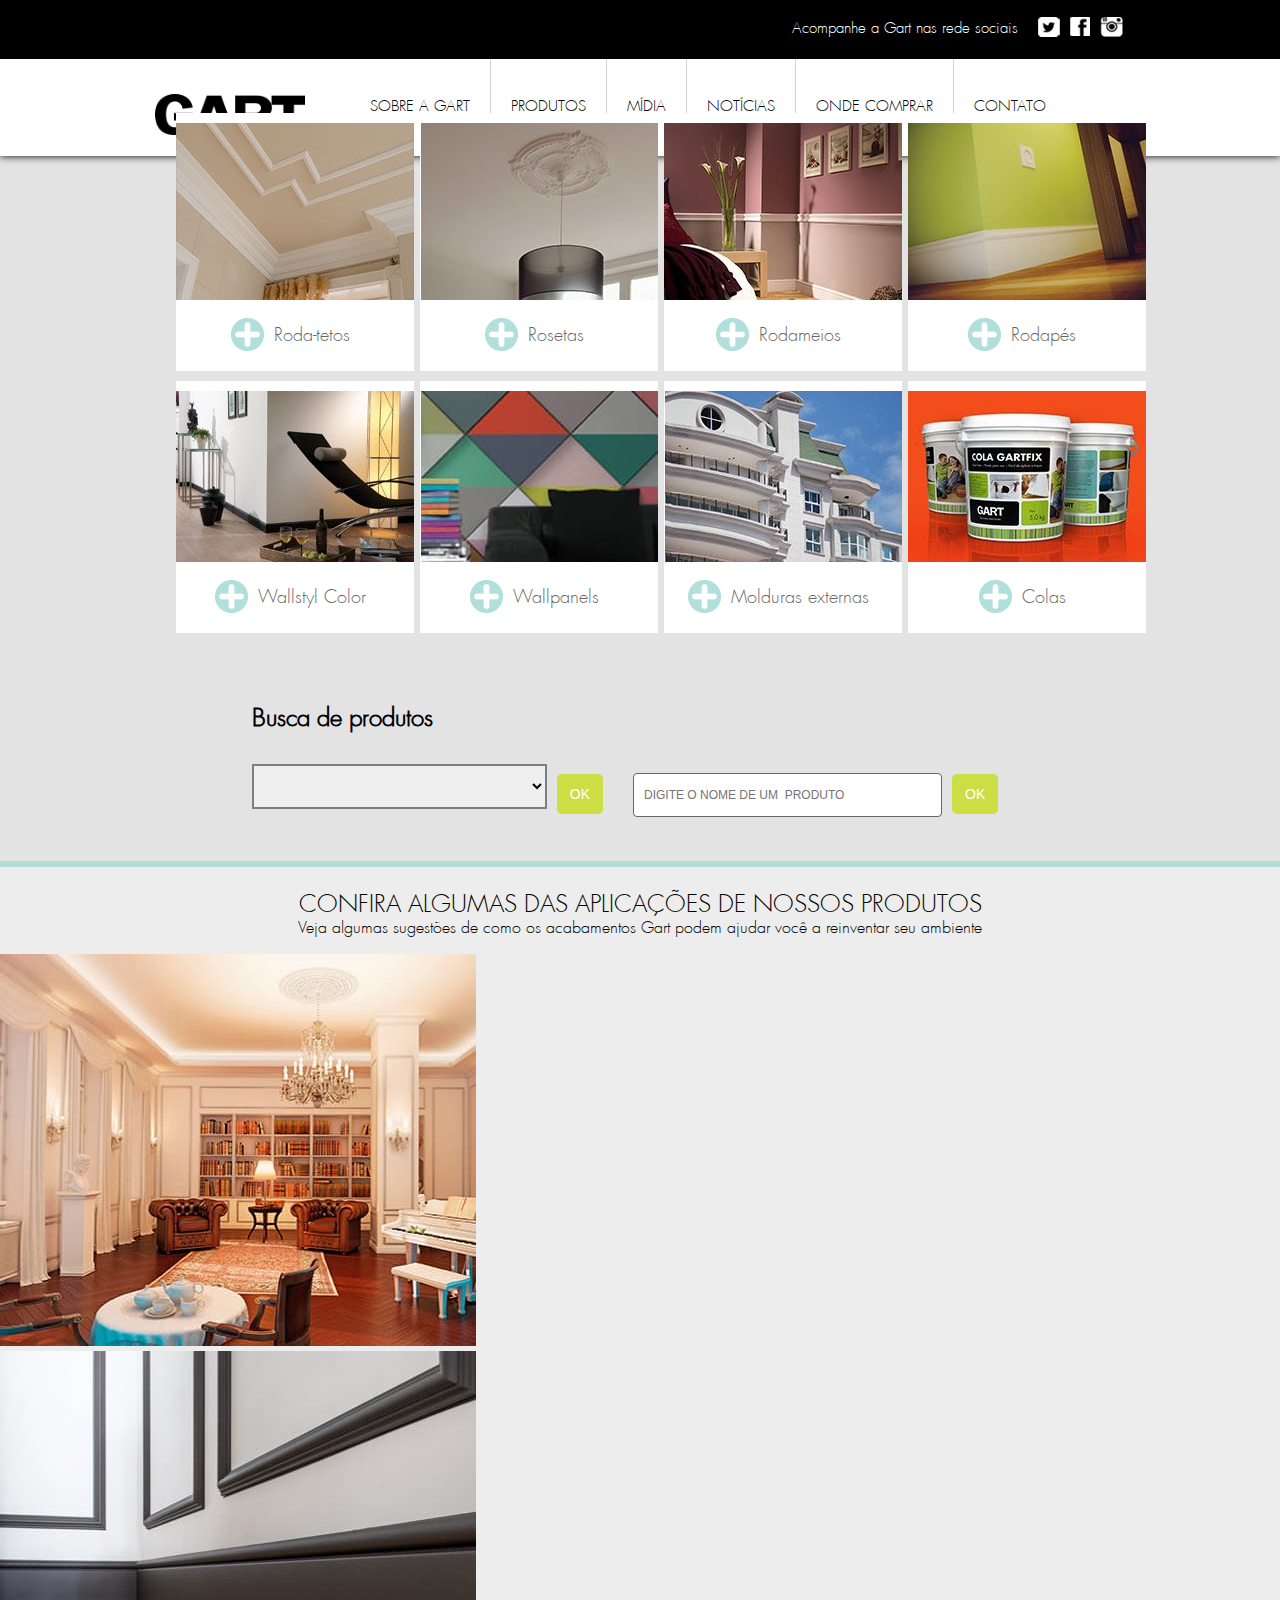
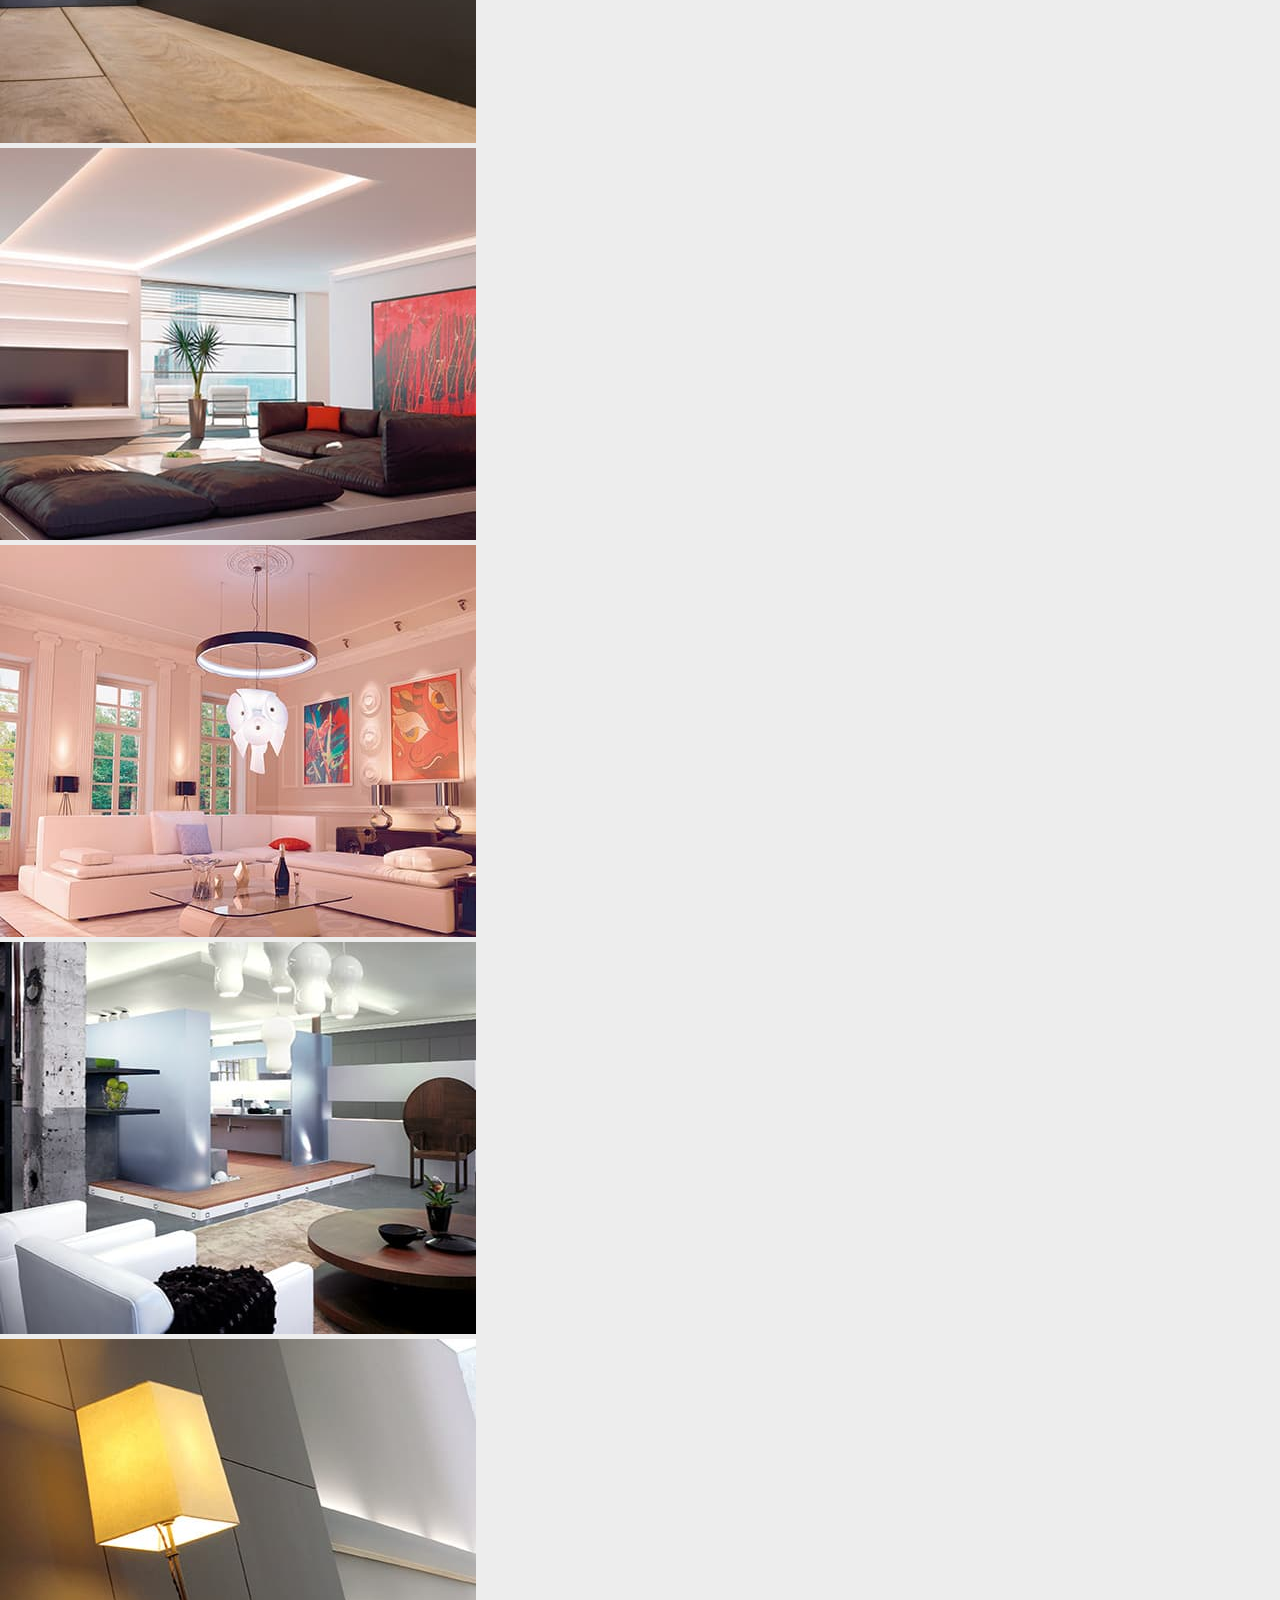
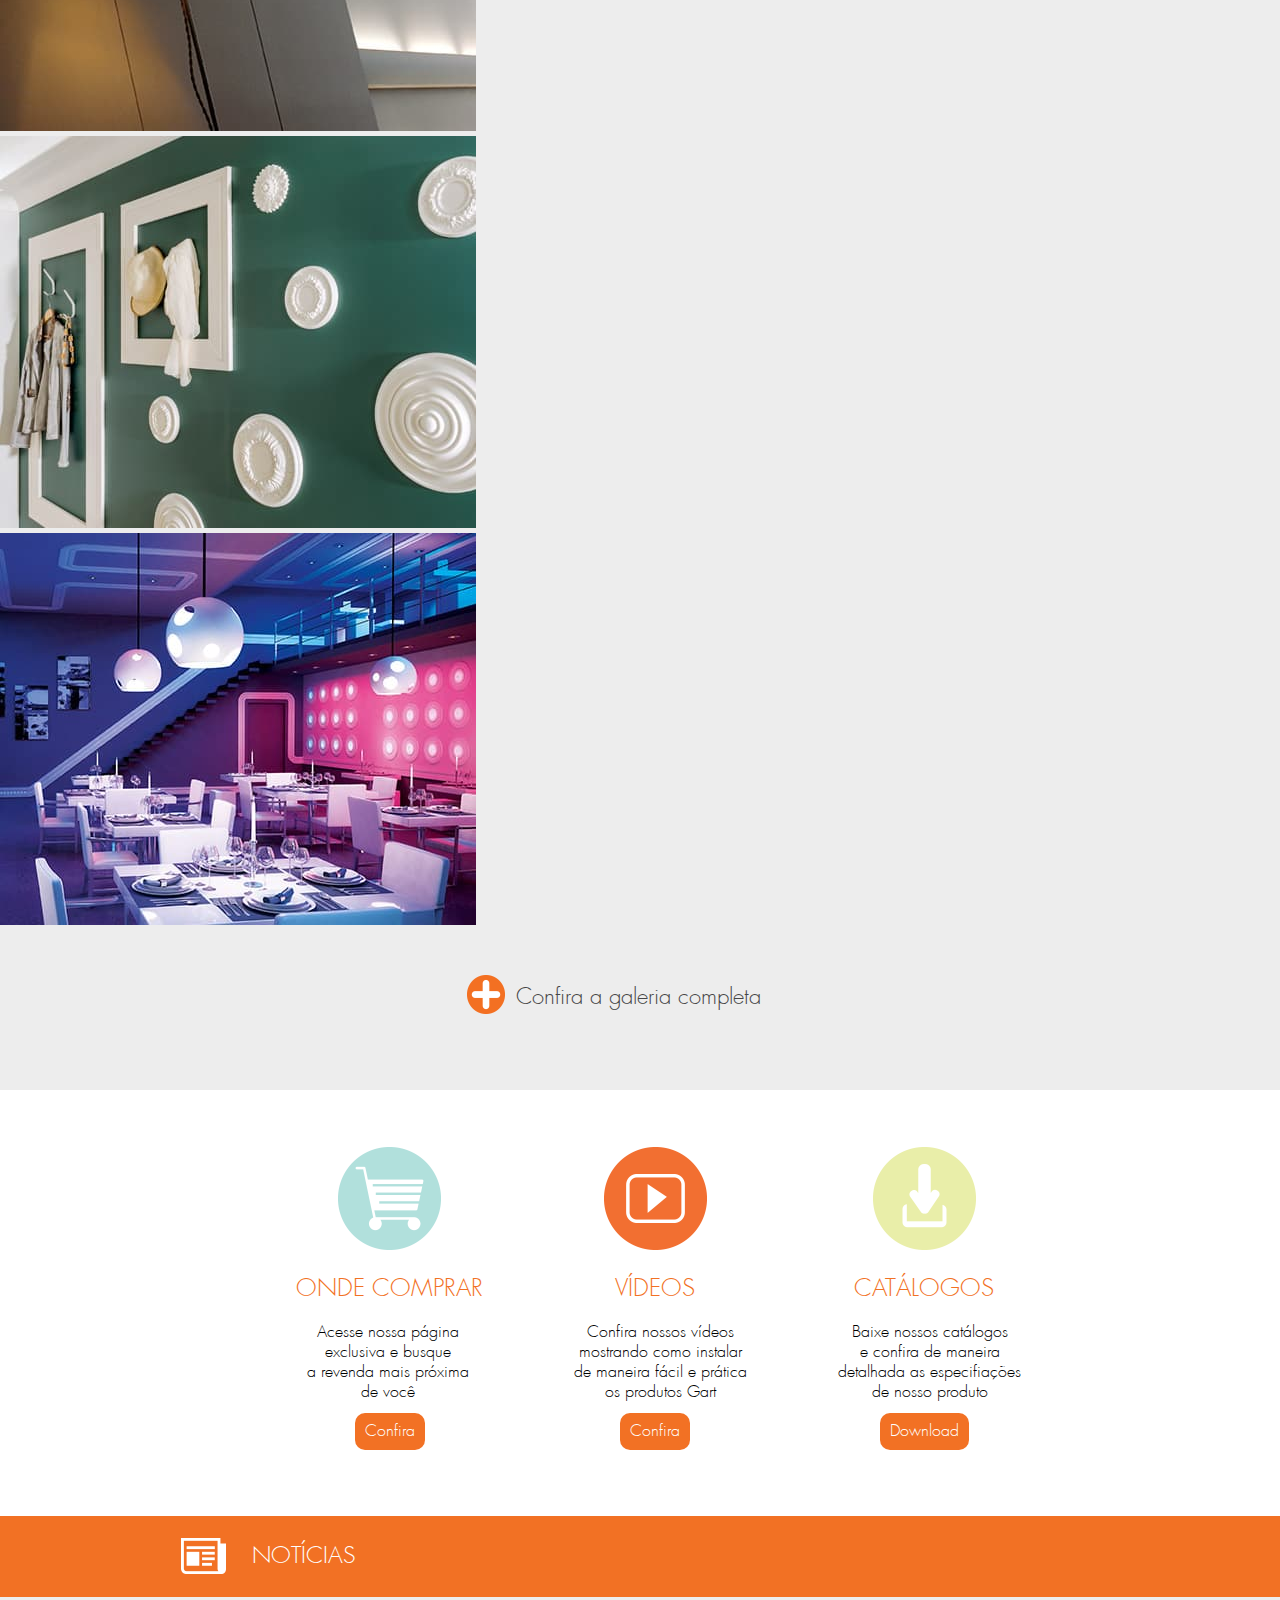
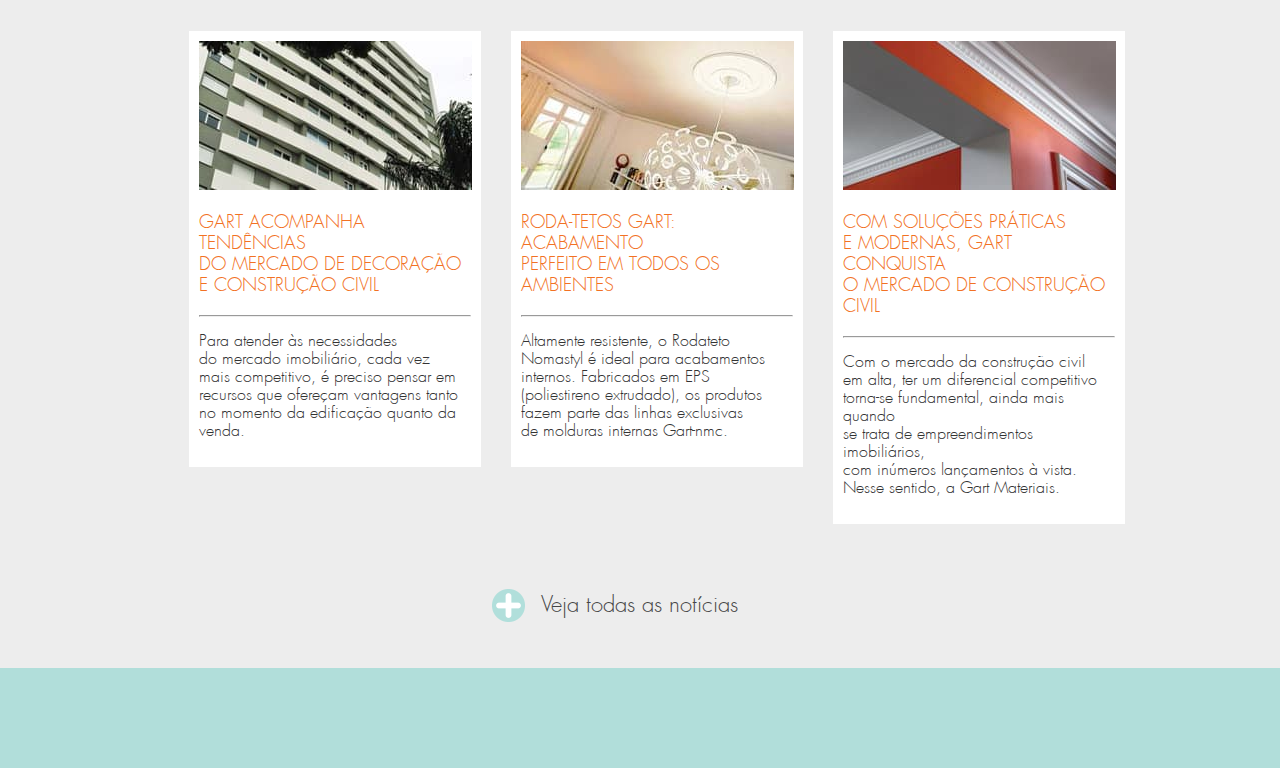
<file: index.html>
<!doctype html>
<html>
<head>
<meta charset="UTF-8">
<title>Untitled Document</title>
<link href="style.css" rel="stylesheet" type="text/css">
</head>

<body>
<header> 
  
  <!--top menus-->
  <div id="top_menu">
    <div class="container">
      <ul id="social_list">
        <li><img src="img/icon_twitter.png" alt="twitter"></li>
        <li><img src="img/icon_facebook.png" alt="Facebook"></li>
        <li><img src="img/icon_instagram.png" alt="instagram"></li>
      </ul>
      <div class="label_social">Acompanhe a Gart nas rede sociais </div>
    </div>
  </div>
  <!-- Main menu -->
  <div id="main_menu">
    <div class="container"> <img class="logo" src="img/logo_gart.png" width="150px;" alt="logo Gart Acabamentos">
      <ul>
        <li><a href="">Sobre a GART</a></li>
        <li><a href="">Produtos</a></li>
        <li><a href="">mídia</a></li>
        <li><a href="">Notícias</a></li>
        <li><a href="">Onde comprar</a></li>
        <li class="last_menu"><a href="" >Contato</a></li>
      </ul>
    </div>
  </div>
</header>

<!-- Slideshow -->
<div id="slideshow"> </div>

<!-- Lista de categoria de produtos -->
<section id="dest_prod">
  <ul class="list_prod_det">
    <li> <a href=""> <img src="img/dest_prod_roda-teto.jpg" alt="Roda-tetos" />
      <h2><img src="img/icon_more.png" class="more"><span class="label_prod">Roda-tetos</span></h2>
      </a> </li>
    <li> <a href=""> <img src="img/dest_prod_roseta.jpg" alt="Rosetas" />
      <h2><img src="img/icon_more.png" class="more"><span class="label_prod">Rosetas</span></h2>
      </a> </li>
    <li> <a href=""> <img src="img/dest_prod_rodameios.jpg" alt="Rodameios" />
      <h2><img src="img/icon_more.png" class="more"><span class="label_prod">Rodameios</span></h2>
      </a> </li>
    <li> <a href=""> <img src="img/dest_prod_rodape.jpg" alt="Roda-tetos" />
      <h2><img src="img/icon_more.png" class="more"><span class="label_prod">Rodapés</span></h2>
      </a> </li>
    <li> <a href=""> <img  src="img/dest_prod_wallstyl.jpg" alt="Wallstyl Color" />
      <h2><img src="img/icon_more.png" class="more"><span class="label_prod">Wallstyl Color</span></h2>
      </a> </li>
    <li> <a href=""> <img src="img/dest_prod_wallpanells.jpg" alt="Roda-tetos" />
      <h2><img src="img/icon_more.png" class="more"><span class="label_prod">Wallpanels</span></h2>
      </a> </li>
    <li> <a href=""> <img src="img/dest_prod_molduras_externas.jpg" alt="Roda-tetos" />
      <h2><img src="img/icon_more.png" class="more"><span class="label_prod">Molduras externas</span></h2>
      </a> </li>
    <li> <a href=""> <img src="img/dest_prod_colas.jpg" alt="Colas" />
      <h2><img src="img/icon_more.png" class="more"><span class="label_prod">Colas</span></h2>
      </a> </li>
  </ul>
  <div id="search_box">
    <h2>Busca de produtos</h2>
    <form name="serch_prod" class="form_search">
      <select class="select_prod">
        <option value="">ESCOLHA UMA CATEGORIA DE PRODUTO</option>
        <option value="">Roda-tetos</option>
        <option value="">Rosetas</option>
        <option value="">Rodameios</option>
        <option value="">Rodapés</option>
      </select>
      <input type="submit" value="OK" class="ok_form">
    </form>
    <form name="serch_prod" class="form_search">
      <input type="text" placeholder="DIGITE O NOME DE UM  PRODUTO" size="40"/>
      <input type="submit" value="OK" class="ok_form">
    </form>
  </div>
</section>

<!-- Galeria de imagens -->
<section id="gallery">
  <div class="container">
    <h2>CONFIRA ALGUMAS DAS APLICAÇÕES DE NOSSOS PRODUTOS</h2>
    <p>Veja algumas sugestões de como os acabamentos Gart podem ajudar você a reinventar seu ambiente</p>
  </div>
  <ul class="gallery_home">
    <li><img src="img/foto1.jpg"/></li>
    <li><img src="img/foto2.jpg"/></li>
    <li><img src="img/foto3.jpg"/></li>
    <li><img src="img/foto4.jpg"/></li>
    <li><img src="img/foto5.jpg"/></li>
    <li><img src="img/foto6.jpg"/></li>
    <li><img src="img/foto7.jpg"/></li>
    <li><img src="img/foto8.jpg"/></li>
  </ul>
  <div id="more_galery">Confira a galeria completa</div>
</section>

<!-- Destaques  -->
<section id="destaques">
  <ul id="list_dest">
    <li> <img src="img/onde_comprar.png" alt="onde comprar">
      <h2>ONDE COMPRAR</h2>
      <p>Acesse nossa página<br>
        exclusiva e busque<br>
        a revenda mais próxima <br>
de você</p>
      <span class="call_orange">Confira</span> </li>
    <li> <img src="img/assista_videos.png" alt="Vídeos">
      <h2>VÍDEOS</h2>
      <p>Confira nossos vídeos<br>
        mostrando como instalar<br>
        de maneira fácil e prática<br>
        os produtos Gart</p>
      <span class="call_orange">Confira</span> </li>
    <li> <img src="img/downloads.png" alt="Downloads"/>
      <h2>CATÁLOGOS</h2>
      <p>Baixe nossos catálogos<br>
        e confira de maneira <br>
        detalhada as especifiações <br>
        de nosso produto </p>
      <span class="call_orange">Download</span> </li>
  </ul>
</section>

<!-- Notícias -->
<section id="news">
	<div id="title_news"> <div class="container"><h2>NOTÍCIAS</h2></div></div>
  <ul id="list_news">
    <li class="det_news">
        <img src="img/news1.jpg"/>
		<h3>Gart acompanha tendências <br>
        do mercado de decoração<br>
        e construção civil</h3>
   	    <hr/>
       <p>Para atender às necessidades <br>
       do mercado imobiliário, cada vez<br>
       mais competitivo, é preciso pensar 
       em recursos que ofereçam vantagens
       tanto no momento da edificação 
       quanto da venda.</p>
    </li>
    
        <li class="det_news">
        <img src="img/news2.jpg"/>
		<h3>Roda-tetos Gart: acabamento <br>
        perfeito em todos os ambientes</h3>
   	    <hr/>
        <p>Altamente resistente, o Rodateto <br>
        Nomastyl é ideal para acabamentos <br>
        internos. Fabricados em EPS<br>
        (poliestireno extrudado), os produtos <br>
        fazem parte das linhas exclusivas <br>
        de molduras internas Gart-nmc.</p>
    </li>
            <li class="det_news">
        <img src="img/news3.jpg"/>
		<h3>Com soluções práticas <br>
       e modernas, Gart conquista<br>
       o mercado de construção civil</h3>
   	    <hr/>
        <p>Com o mercado da construção civil<br>
           em alta, ter um diferencial competitivo<br>
           torna-se fundamental, ainda mais quando <br>
           se trata de empreendimentos imobiliários,<br>
           com inúmeros lançamentos à vista. <br>
           Nesse sentido, a Gart Materiais.</p>
    </li>
  </ul>
  
	<div id="more_news">Veja todas as notícias</div>
</section>
	<footer></footer>
</body>
</html>
</file>
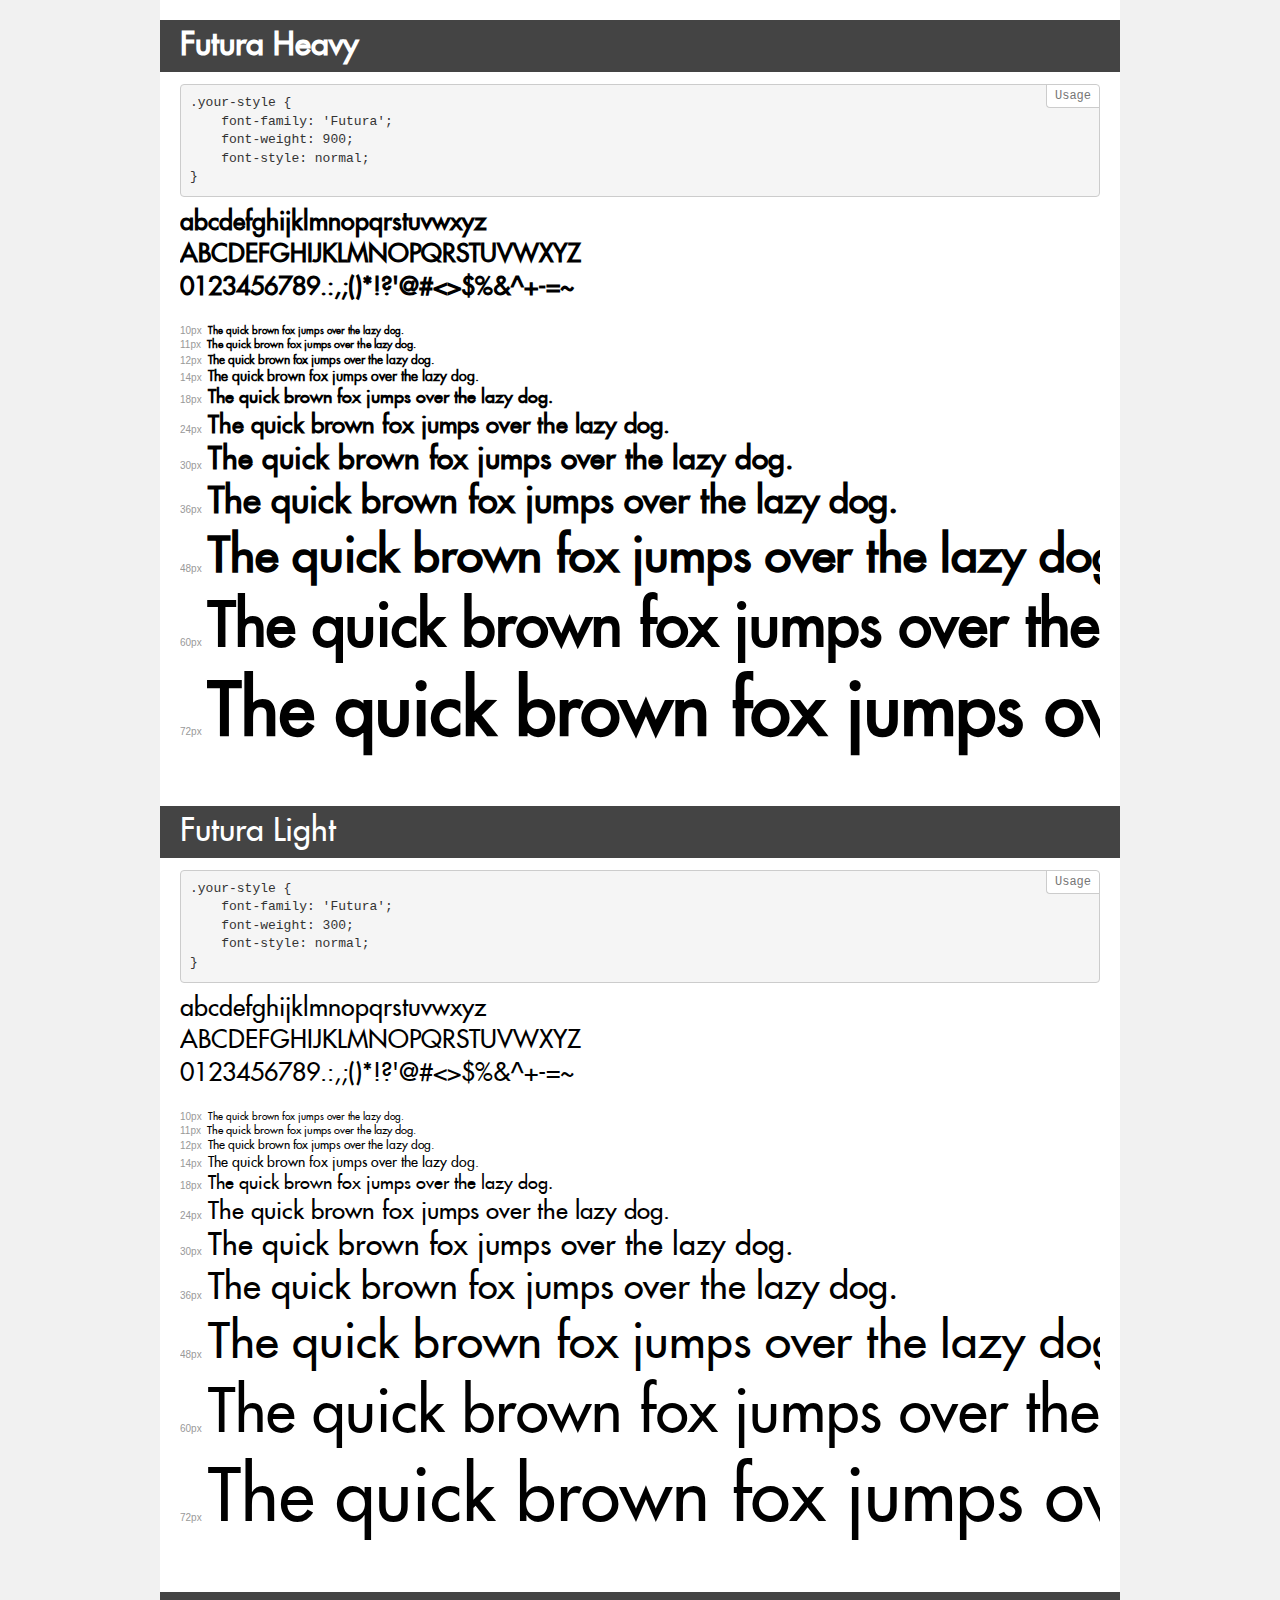
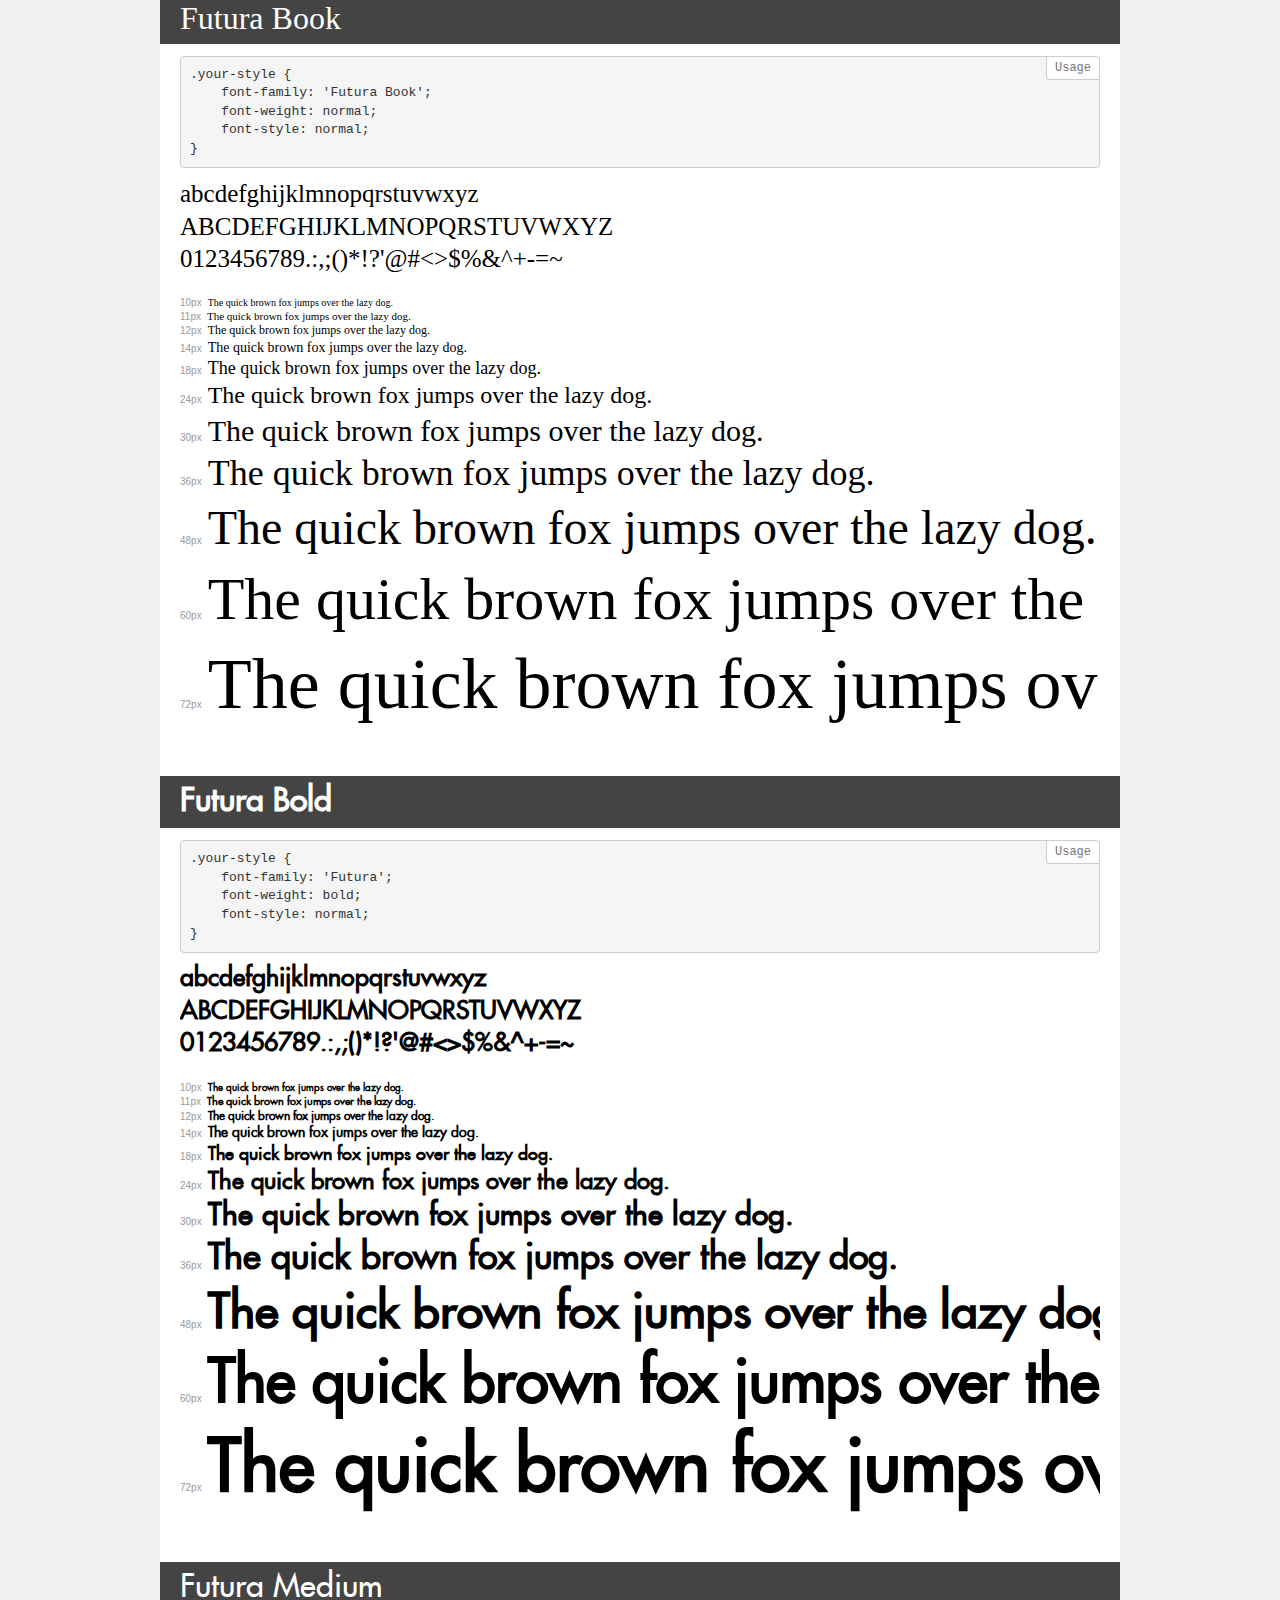
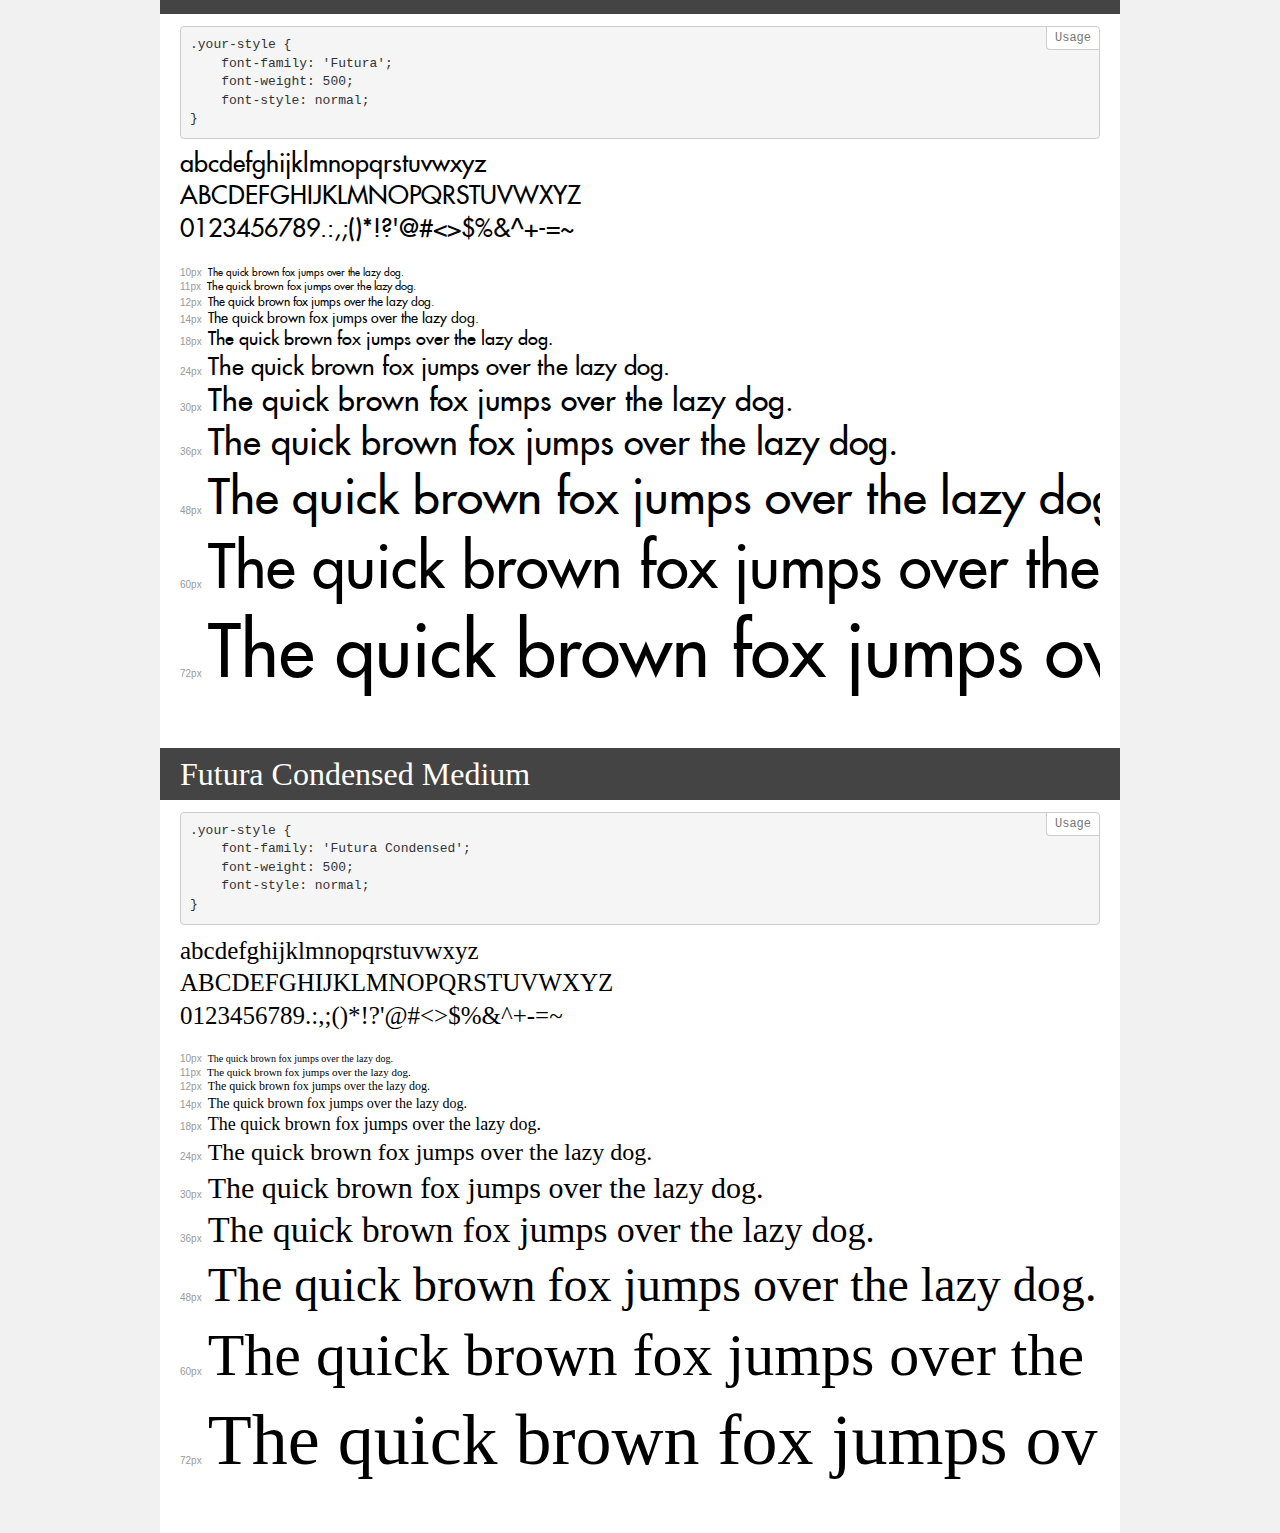
<file: fonts/demo.html>
<!DOCTYPE html>
<html>
<head>
    <meta charset="utf-8">
    <meta http-equiv="X-UA-Compatible" content="IE=edge">
    <meta name="viewport" content="width=device-width, initial-scale=1">
    <meta name="robots" content="noindex, noarchive">
    <title>Transfonter demo</title>
    <link href="stylesheet.css" rel="stylesheet">
    <style>
        /*
        http://meyerweb.com/eric/tools/css/reset/
        v2.0 | 20110126
        License: none (public domain)
        */
        html, body, div, span, applet, object, iframe,
        h1, h2, h3, h4, h5, h6, p, blockquote, pre,
        a, abbr, acronym, address, big, cite, code,
        del, dfn, em, img, ins, kbd, q, s, samp,
        small, strike, strong, sub, sup, tt, var,
        b, u, i, center,
        dl, dt, dd, ol, ul, li,
        fieldset, form, label, legend,
        table, caption, tbody, tfoot, thead, tr, th, td,
        article, aside, canvas, details, embed,
        figure, figcaption, footer, header, hgroup,
        menu, nav, output, ruby, section, summary,
        time, mark, audio, video {
            margin: 0;
            padding: 0;
            border: 0;
            font-size: 100%;
            font: inherit;
            vertical-align: baseline;
        }
        /* HTML5 display-role reset for older browsers */
        article, aside, details, figcaption, figure,
        footer, header, hgroup, menu, nav, section {
            display: block;
        }
        body {
            line-height: 1;
        }
        ol, ul {
            list-style: none;
        }
        blockquote, q {
            quotes: none;
        }
        blockquote:before, blockquote:after,
        q:before, q:after {
            content: '';
            content: none;
        }
        table {
            border-collapse: collapse;
            border-spacing: 0;
        }
        /* common styles */
        body {
            background: #f1f1f1;
            color: #000;
        }
        .page {
            background: #fff;
            width: 920px;
            margin: 0 auto;
            padding: 20px 20px 0 20px;
            overflow: hidden;
        }
        .font-container {
            overflow-x: auto;
            overflow-y: hidden;
            margin-bottom: 40px;
            line-height: 1.3;
            white-space: nowrap;
            padding-bottom: 5px;
        }
        h1 {
            position: relative;
            background: #444;
            font-size: 32px;
            color: #fff;
            padding: 10px 20px;
            margin: 0 -20px 12px -20px;
        }
        .letters {
            font-size: 25px;
            margin-bottom: 20px;
        }
        .s10:before {
            content: '10px';
        }
        .s11:before {
            content: '11px';
        }
        .s12:before {
            content: '12px';
        }
        .s14:before {
            content: '14px';
        }
        .s18:before {
            content: '18px';
        }
        .s24:before {
            content: '24px';
        }
        .s30:before {
            content: '30px';
        }
        .s36:before {
            content: '36px';
        }
        .s48:before {
            content: '48px';
        }
        .s60:before {
            content: '60px';
        }
        .s72:before {
            content: '72px';
        }
        .s10:before, .s11:before, .s12:before, .s14:before,
        .s18:before, .s24:before, .s30:before, .s36:before,
        .s48:before, .s60:before, .s72:before {
            font-family: Arial, sans-serif;
            font-size: 10px;
            font-weight: normal;
            font-style: normal;
            color: #999;
            padding-right: 6px;
        }
        pre {
            display: block;
            position: relative;
            padding: 9px;
            margin: 0 0 10px;
            font-family: Monaco, Menlo, Consolas, "Courier New", monospace !important;
            font-size: 13px;
            line-height: 1.428571429;
            color: #333;
            font-weight: normal !important;
            font-style: normal !important;
            background-color: #f5f5f5;
            border: 1px solid #ccc;
            overflow-x: auto;
            border-radius: 4px;
        }
        pre:after {
            display: block;
            position: absolute;
            right: 0;
            top: 0;
            content: 'Usage';
            line-height: 1;
            padding: 5px 8px;
            font-size: 12px;
            color: #767676;
            background-color: #fff;
            border: 1px solid #ccc;
            border-right: none;
            border-top: none;
            border-radius: 0 4px 0 4px;
            z-index: 10;
        }
        /* responsive */
        @media (max-width: 959px) {
            .page {
                width: auto;
                margin: 0;
            }
        }
    </style>
</head>
<body>
<div class="page">
    <div class="demo" style="font-family: 'Futura'; font-weight: 900; font-style: normal;">
        <h1>Futura Heavy</h1>
        <pre>.your-style {
    font-family: 'Futura';
    font-weight: 900;
    font-style: normal;
}</pre>
        <div class="font-container">
            <p class="letters">
                abcdefghijklmnopqrstuvwxyz<br>
ABCDEFGHIJKLMNOPQRSTUVWXYZ<br>
                0123456789.:,;()*!?'@#<>$%&^+-=~
            </p>
            <p class="s10" style="font-size: 10px;">The quick brown fox jumps over the lazy dog.</p>
            <p class="s11" style="font-size: 11px;">The quick brown fox jumps over the lazy dog.</p>
            <p class="s12" style="font-size: 12px;">The quick brown fox jumps over the lazy dog.</p>
            <p class="s14" style="font-size: 14px;">The quick brown fox jumps over the lazy dog.</p>
            <p class="s18" style="font-size: 18px;">The quick brown fox jumps over the lazy dog.</p>
            <p class="s24" style="font-size: 24px;">The quick brown fox jumps over the lazy dog.</p>
            <p class="s30" style="font-size: 30px;">The quick brown fox jumps over the lazy dog.</p>
            <p class="s36" style="font-size: 36px;">The quick brown fox jumps over the lazy dog.</p>
            <p class="s48" style="font-size: 48px;">The quick brown fox jumps over the lazy dog.</p>
            <p class="s60" style="font-size: 60px;">The quick brown fox jumps over the lazy dog.</p>
            <p class="s72" style="font-size: 72px;">The quick brown fox jumps over the lazy dog.</p>
        </div>
    </div>
    <div class="demo" style="font-family: 'Futura'; font-weight: 300; font-style: normal;">
        <h1>Futura Light</h1>
        <pre>.your-style {
    font-family: 'Futura';
    font-weight: 300;
    font-style: normal;
}</pre>
        <div class="font-container">
            <p class="letters">
                abcdefghijklmnopqrstuvwxyz<br>
ABCDEFGHIJKLMNOPQRSTUVWXYZ<br>
                0123456789.:,;()*!?'@#<>$%&^+-=~
            </p>
            <p class="s10" style="font-size: 10px;">The quick brown fox jumps over the lazy dog.</p>
            <p class="s11" style="font-size: 11px;">The quick brown fox jumps over the lazy dog.</p>
            <p class="s12" style="font-size: 12px;">The quick brown fox jumps over the lazy dog.</p>
            <p class="s14" style="font-size: 14px;">The quick brown fox jumps over the lazy dog.</p>
            <p class="s18" style="font-size: 18px;">The quick brown fox jumps over the lazy dog.</p>
            <p class="s24" style="font-size: 24px;">The quick brown fox jumps over the lazy dog.</p>
            <p class="s30" style="font-size: 30px;">The quick brown fox jumps over the lazy dog.</p>
            <p class="s36" style="font-size: 36px;">The quick brown fox jumps over the lazy dog.</p>
            <p class="s48" style="font-size: 48px;">The quick brown fox jumps over the lazy dog.</p>
            <p class="s60" style="font-size: 60px;">The quick brown fox jumps over the lazy dog.</p>
            <p class="s72" style="font-size: 72px;">The quick brown fox jumps over the lazy dog.</p>
        </div>
    </div>
    <div class="demo" style="font-family: 'Futura Book'; font-weight: normal; font-style: normal;">
        <h1>Futura Book</h1>
        <pre>.your-style {
    font-family: 'Futura Book';
    font-weight: normal;
    font-style: normal;
}</pre>
        <div class="font-container">
            <p class="letters">
                abcdefghijklmnopqrstuvwxyz<br>
ABCDEFGHIJKLMNOPQRSTUVWXYZ<br>
                0123456789.:,;()*!?'@#<>$%&^+-=~
            </p>
            <p class="s10" style="font-size: 10px;">The quick brown fox jumps over the lazy dog.</p>
            <p class="s11" style="font-size: 11px;">The quick brown fox jumps over the lazy dog.</p>
            <p class="s12" style="font-size: 12px;">The quick brown fox jumps over the lazy dog.</p>
            <p class="s14" style="font-size: 14px;">The quick brown fox jumps over the lazy dog.</p>
            <p class="s18" style="font-size: 18px;">The quick brown fox jumps over the lazy dog.</p>
            <p class="s24" style="font-size: 24px;">The quick brown fox jumps over the lazy dog.</p>
            <p class="s30" style="font-size: 30px;">The quick brown fox jumps over the lazy dog.</p>
            <p class="s36" style="font-size: 36px;">The quick brown fox jumps over the lazy dog.</p>
            <p class="s48" style="font-size: 48px;">The quick brown fox jumps over the lazy dog.</p>
            <p class="s60" style="font-size: 60px;">The quick brown fox jumps over the lazy dog.</p>
            <p class="s72" style="font-size: 72px;">The quick brown fox jumps over the lazy dog.</p>
        </div>
    </div>
    <div class="demo" style="font-family: 'Futura'; font-weight: bold; font-style: normal;">
        <h1>Futura Bold</h1>
        <pre>.your-style {
    font-family: 'Futura';
    font-weight: bold;
    font-style: normal;
}</pre>
        <div class="font-container">
            <p class="letters">
                abcdefghijklmnopqrstuvwxyz<br>
ABCDEFGHIJKLMNOPQRSTUVWXYZ<br>
                0123456789.:,;()*!?'@#<>$%&^+-=~
            </p>
            <p class="s10" style="font-size: 10px;">The quick brown fox jumps over the lazy dog.</p>
            <p class="s11" style="font-size: 11px;">The quick brown fox jumps over the lazy dog.</p>
            <p class="s12" style="font-size: 12px;">The quick brown fox jumps over the lazy dog.</p>
            <p class="s14" style="font-size: 14px;">The quick brown fox jumps over the lazy dog.</p>
            <p class="s18" style="font-size: 18px;">The quick brown fox jumps over the lazy dog.</p>
            <p class="s24" style="font-size: 24px;">The quick brown fox jumps over the lazy dog.</p>
            <p class="s30" style="font-size: 30px;">The quick brown fox jumps over the lazy dog.</p>
            <p class="s36" style="font-size: 36px;">The quick brown fox jumps over the lazy dog.</p>
            <p class="s48" style="font-size: 48px;">The quick brown fox jumps over the lazy dog.</p>
            <p class="s60" style="font-size: 60px;">The quick brown fox jumps over the lazy dog.</p>
            <p class="s72" style="font-size: 72px;">The quick brown fox jumps over the lazy dog.</p>
        </div>
    </div>
    <div class="demo" style="font-family: 'Futura'; font-weight: 500; font-style: normal;">
        <h1>Futura Medium</h1>
        <pre>.your-style {
    font-family: 'Futura';
    font-weight: 500;
    font-style: normal;
}</pre>
        <div class="font-container">
            <p class="letters">
                abcdefghijklmnopqrstuvwxyz<br>
ABCDEFGHIJKLMNOPQRSTUVWXYZ<br>
                0123456789.:,;()*!?'@#<>$%&^+-=~
            </p>
            <p class="s10" style="font-size: 10px;">The quick brown fox jumps over the lazy dog.</p>
            <p class="s11" style="font-size: 11px;">The quick brown fox jumps over the lazy dog.</p>
            <p class="s12" style="font-size: 12px;">The quick brown fox jumps over the lazy dog.</p>
            <p class="s14" style="font-size: 14px;">The quick brown fox jumps over the lazy dog.</p>
            <p class="s18" style="font-size: 18px;">The quick brown fox jumps over the lazy dog.</p>
            <p class="s24" style="font-size: 24px;">The quick brown fox jumps over the lazy dog.</p>
            <p class="s30" style="font-size: 30px;">The quick brown fox jumps over the lazy dog.</p>
            <p class="s36" style="font-size: 36px;">The quick brown fox jumps over the lazy dog.</p>
            <p class="s48" style="font-size: 48px;">The quick brown fox jumps over the lazy dog.</p>
            <p class="s60" style="font-size: 60px;">The quick brown fox jumps over the lazy dog.</p>
            <p class="s72" style="font-size: 72px;">The quick brown fox jumps over the lazy dog.</p>
        </div>
    </div>
    <div class="demo" style="font-family: 'Futura Condensed'; font-weight: 500; font-style: normal;">
        <h1>Futura Condensed Medium</h1>
        <pre>.your-style {
    font-family: 'Futura Condensed';
    font-weight: 500;
    font-style: normal;
}</pre>
        <div class="font-container">
            <p class="letters">
                abcdefghijklmnopqrstuvwxyz<br>
ABCDEFGHIJKLMNOPQRSTUVWXYZ<br>
                0123456789.:,;()*!?'@#<>$%&^+-=~
            </p>
            <p class="s10" style="font-size: 10px;">The quick brown fox jumps over the lazy dog.</p>
            <p class="s11" style="font-size: 11px;">The quick brown fox jumps over the lazy dog.</p>
            <p class="s12" style="font-size: 12px;">The quick brown fox jumps over the lazy dog.</p>
            <p class="s14" style="font-size: 14px;">The quick brown fox jumps over the lazy dog.</p>
            <p class="s18" style="font-size: 18px;">The quick brown fox jumps over the lazy dog.</p>
            <p class="s24" style="font-size: 24px;">The quick brown fox jumps over the lazy dog.</p>
            <p class="s30" style="font-size: 30px;">The quick brown fox jumps over the lazy dog.</p>
            <p class="s36" style="font-size: 36px;">The quick brown fox jumps over the lazy dog.</p>
            <p class="s48" style="font-size: 48px;">The quick brown fox jumps over the lazy dog.</p>
            <p class="s60" style="font-size: 60px;">The quick brown fox jumps over the lazy dog.</p>
            <p class="s72" style="font-size: 72px;">The quick brown fox jumps over the lazy dog.</p>
        </div>
    </div>
</div>
</body>
</html>
</file>
<file: style.css>
@charset "UTF-8";@import "fonts/stylesheet.css";
body{border:0;margin:0;padding:0;font-family:'Futura-Light', sans-serif;font-weight:300;background-color:#ededed;}
html{border:0;margin:0;padding:0;}
a{border:none;text-decoration:none;font-weight:lighter !important; color: #000;}
sup{font-size:small;}
.container{width:980px;margin:auto;display:table;}
.container_page{width:940px;margin:0 auto;padding:0 0 40px;background-color:#FFFFFF;display:table;}
.container_page h1{font-weight:100;font-size:32px;text-transform:uppercase;}
.container_arquive{width:940px;margin:0 auto;padding:0 0 40px;background-color:#FFFFFF;display:table;}
.container_arquive h2{font-weight:100;font-size:22px;text-transform:uppercase;padding:10px;width:100%;border-bottom:1px solid #999999;display:table;}
.container_arquive h2:hover{background-color:#EEE;}
.container_arquive h2 a{color:#333333;text-decoration:none;}
#content{width:980px;padding:0px;float:left;font-size:17px;}
#social_list{float:right;margin-left:-46px;margin-right:7px;}
#social_list li{list-style:none;float:left;margin-left:10px;}
.label_social{float:right;display:table;padding:16px;font-size:15px;}
.breadcrumbs{font-size:13px;color:#666666;}
.breadcrumbs a{color:#666666;text-decoration:none;}
.breadcrumbs_prod{font-size:13px;color:#666666;margin-top:-18px;width:333px;display:table;position:relative;margin-left:40px;}
.entry-footer{display:none;}
#top_menu{background-color:#000000;color:#FFFFFF;padding:5px 0;font-size:12px;text-align:right;display:table;width:100%;}
#top_menu a{color:#FFFFFF;}
.logo{float:left;margin-right:45px;margin-top:35px;margin-left:40px;}
#main_menu{padding:0;display:table;width:100%;position:relative;BACKGROUND-COLOR:#FFFFFF;box-shadow:0px 0px 8px 0px #AAAAAA;-webkit-box-shadow:0px 0px 8px 0px;-moz-box-shadow:0px 0px 8px 0px #666;-o-box-shadow:0px 0px 8px 0px #666;z-index:200;}
#main_menu .icon-menu-reposive{display:none;}
#main_menu ul{width:980px;margin-left:30px;margin-top:0px;}
#main_menu li{float:left;margin-left:0px;font-size:15px;text-transform:uppercase;list-style:none;border-right:1px solid #d3d3d3;padding:40px 20px;}
#main_menu a:hover{color:#000;font-weight:300;}
img.home_icon{width:26px;float:left;margin-top:47px;margin-right:22px;}
.menu-menu_rodape-container{margin-top:-1rem;}
.sub-menu{position:absolute;width:229px !important;background-color:#FFF;z-index:10000000000000;margin-left:-22px !important;top:94px;background:#F7F7F9;display:none;margin-left:-19px !important;padding-left:23px;}
.sub-menu a{font-size:14px !important;}
#main_menu ul li:hover > ul{display:block !important;}
.sub-menu li{float:none;width:100%;border-left:none !important;border-right:none !important;border-bottom:1px solid #333;padding:10px 0 !important;margin-left:0 !important;font-weight:300;}
.last_menu{border:none !important;}
#slideshow{background-position:center;background-size:cover;width:100%;}
#slideshow{font-family:'Futura-Light', sans-serif !important;}
#slideshow_mobile{display:none;}
#n2-ss-2{font-family:'Futura-Light', sans-serif !important;}
#n2-ss-2item13{font-family:'Futura-Light', sans-serif !important;}
#n2-ss-2item22{font-family:'Futura-Light', sans-serif !important;}
.aligncenter{text-align:center;margin:auto;display:table;}
#pl-7855 h3{font-weight:100;font-size:22px;margin-top:-10px;}
#dest_prod{background-color:#e3e3e3;border-bottom:6px solid #b1deda;display:table;width:100%;padding-bottom:24px;}
.list_prod_det{margin:-53px auto 0;width:980px;display:table;z-index:100000000000000000;position:relative;}
.list_prod_det a{color:#666666;text-decoration:none;}
.list_prod_det h2{font-size:18px;font-weight:lighter;margin:21px auto 10px;display:table;}
.list_prod_det li{list-style:none;width:238px;margin-left:6px;background-color:#FFF;text-align:center;padding:10px 0;float:left;margin-top:10px;}
span.label_prod{margin-left:10px;padding-top:0px;display:table;float:left;}
.list_prod_det a:hover{color:#000000;font-weight:400;}
.more{margin-top:-8px;margin-left:-10px;float:left;}
#oflinha_de_produto{height:44px !important;padding:10px 20px;font-size:13px;}
#ofestado{height:41px;font-size:15px;padding:0 10px;}
#search_box{margin:52px auto 20px;display:table;}
#search_box H2{margin-top:20px;}
input{border:1px solid #666; height:40px;color:#000;padding-left:10px;font-size:12px;-webkit-border-radius: 4px; border-radius: 4px;}
.select_prod{border:2px solid #7d7e7e;height:45px;color:#000;padding:20px 0;}
.form_search{float:left;}
.ok_form{margin-right:30px;background-color:#f37123;color:#FFFFFF;padding:10px 13px;border:none;margin-left:5px;border-radius:10px;font-size:14px;}
#gallery{width:100%;display:table;margin:30px 0;}
#gallery .container{text-align:center;}
#gallery h2{font-weight:100; margin-bottom: -15px; margin-top: -6px;}
div#gallery-1{display:table;}
div#gallery-1{margin:0;border:0;width:100%;}
figure.gallery-item{float:left;list-style:none;width:24.7%;display:table;margin:0 2px;}
img.attachment-full.size-full{width:100%;height:auto;}
.gallery_home{width:100%;border:0;margin:0;padding:0;display:table;}
#more_galery{background-image:url(img/icon_more_oreange.png);background-repeat:no-repeat;background-position:left; padding:55px 49px 49px 49px; width:248px; margin:auto;font-size:22px;color:#454546;}
#more_galery a{color:#666;text-decoration:none;}
#destaques{width:100%;padding:57px 0px 75px;display:table;background:#FFF;}
#list_dest{width: 808px; margin:auto;}
#list_dest p{margin-bottom:10px;line-height:20px;display:table;padding-bottom:10px;padding-left:11px;}
.call_orange{padding:10px;border-radius:10px;background-color:#f27124;color:#FFFFFF;}
.call_orange a{color:#ffffff;text-decoration:none;}
#list_dest h2{font-weight:lighter;color:#f27124;}
#list_dest li{float:left;list-style:none;text-align:center;margin:0 40px;}
#news{background-color:#ededed;width:100%;display:table;}
#title_news{width:100%;padding:3px 31px;background-color:#f27124;color:#FFFFFF;}
.list_news header.entry-header{margin-left:0;}
#list_news{width:972px;margin:34px auto 20px;display:table;}
.det_news{background-color:#FFFFFF;min-height:373px;padding:10px;float:left;margin:0px 15px;width:28%;list-style:none;}
.det_news a{text-decoration:none;}
.det_news p{font-size:16px;line-height:18px;color:#333;}
.det_news h3{text-transform:uppercase;color:#f27124;font-size:18px;font-weight:100;}
#title_news h2{font-weight:lighter;padding:5px 0 5px 71px;background-image:url(img/noticias.png);background-repeat:no-repeat;background-position:left;font-size:23px;}
#more_news{background-image:url(img/icon_more.png);background-repeat:no-repeat;background-position:left;padding:49px;width:199px;margin:auto;font-size:22px;color:#454546;display:table;}
#more_news a{color:#454546;text-decoration:none;}
footer{background-color:#b1deda;width:100%;padding:50px 0;}
.col_footer{float:left;width:25%;}
.col_footer a{color:#000;text-decoration:none;}
.social_footer li{list-style:none;float:left;margin-left:10px;}
.social_footer{margin-left:-7px;}
.content_blog_item{width:64%;float:left;margin-right:49px;}
#secondary{width:30%;float:left;}
.single-produto #secondary{width:100%;float:left;}
#content_revenda{background-color:#FFF;width:980px;padding:40px;color:#666;}
#content_revenda a{text-decoration:none;color:#666;}
input[type="checkbox"]{height:11px !important;}
.searchandfilter {background-color: #EDEDED; margin: 20px 0; height: 107px; -webkit-border-radius:6px; border-radius: 6px;}
.searchandfilter input{border:0px;}
.searchandfilter input[type=text] {width: 340px; border: 1px solid #777;-webkit-border-radius:6px;  border-radius: 6px; color: #000;font-family: 'Futura-Light', sans-serif; }
.searchandfilter input[type=submit]{background-color:#D15003;color:#FFF; -webkit-border-radius:3px; border-radius:3px;padding:0 14px; font-family: 'Futura-Light', sans-serif;}
.searchandfilter select{height:40px;padding:0 10px; font-family: 'Futura-Light', sans-serif;}
#banner_ondecomprar{background-image:url(img/bg_Onde-Comprar.jpg);background-repeat:no-repeat;background-position:center;width:100%;height:350px;background-size:cover;margin-top:-25px;}
#banner_ondecomprar h1{left:37%;width:330px;position:relative;top:111px;margin-left:-200px;}
.revend_list{width:100%;padding:10px;border-bottom:1px solid #DDD;font-size:13px;}
.revend_list:hover{background-color:#EEE;}
.revend_list h2{color:#C85C13;font-size:15px;font-weight:300px;text-transform:uppercase;}
.screen-reader-text{display:none;}
.nav-links{margin-top:37px;font-size:13px;}
.current{font-weight:bold;margin:0 10px;color:#000;}
.nav-links a{color:#444;margin-left:10px;text-decoration:none;}
.nav-links a:hover{text-decoration:underline;}
ul.list_grand_rev{width:100%;display:table;}
.list_grand_rev li{float:left;margin-left:17px;list-style:none;}
#title h1{text-transform:uppercase;font-weight:200 !important;}
.searchandfilter ul{padding-left:20px !important;}
div#primary{width:980px;background-color:#FFFFFF;margin:auto;padding:40px;display:table;}
#primary .searchandfilter input[type=text]{width:320px;}
div#primary.content-compra { width: 940px; padding: 40px;}
.breadcrumbs_prod a{color:#666666;text-decoration:none;}
.list_prod li{list-style:none;float:left;margin-right:22px;margin-bottom:20px;position:relative;width:30%;}
ul.list_prod.roda-tetos{padding:0;}
.list_prod a{color:#000;}
.nome_prod{float:left;padding:10px 3px;font-size:18px;}
.hover_descri_prod{background-image:url(img/hover_prod_bg.png);width:100%;height:60%;top:0;left:0;position:absolute;z-index:100000;text-align:center;padding-top:48px;visibility:hidden;}
#head_prod{width:950px;display:table;padding:0 0 0 38px;}
#banner_top_prod{width:100%;}
.list_prod.rodapes{padding:0px;}
.rodape_prod #title{border-bottom:3px solid #ffcc09;width:50%;float:left;padding-bottom:0px;margin-bottom:35px;}
.rodape_prod .thumb_prod{border-bottom:6px solid #ffcc09;width:100%;display:table;}
.rodape_prod .btn_zoom{background-image:url(img/zoom_y.jpg);width:59px;height:41px;float:right;}
.rodape_prod .searchandfilter input[type=submit]{background-color:#ffcc09;color:#000;-webkit-border-radius:10px;border-radius:10px;padding:5px 12px;font-size:15px;}
.rodape_prod .searchandfilter {margin-top: 73px;}
.rodape_prod h2{padding:10px;background-color:#ffcc09;color:#000000;;width:180px !important;margin-bottom:0;font-weight:100;font-size:20px;}
ul.list_prod.rodatetos_prod{padding:0;}
.rodatetos_prod #title{border-bottom:3px solid #c7d541;width:50%;float:left;padding-bottom:0px;margin-bottom:35px;}
.rodatetos_prod .thumb_prod{border-bottom:6px solid #c7d541;width:100%;display:table;}
.rodatetos_prod .btn_zoom{background-image:url(img/zoom_rodateto.jpg);width:59px;height:41px;float:right;}
.rodatetos_prod .searchandfilter input[type=submit]{background-color:#c7d541;color:#000;-webkit-border-radius:10px;border-radius:10px;padding:5px 12px;font-size:15px;}
.rodatetos_prod h2{padding:10px;background-color:#c7d541;color:#000000;;width:175px !important;margin-bottom:0;font-weight:100;font-size:20px;}
.archive .rodatetos_prod .breadcrumbs_prod{float:right;}
.list_prod.roda-meios{padding:0;}
.rodameios_prod #title{border-bottom:3px solid #80babb;width:50%;float:left;padding-bottom:0px;margin-bottom:35px;}
.rodameios_prod .thumb_prod{border-bottom:6px solid #80babb;width:100%;display:table;}
.rodameios_prod .btn_zoom{background-image:url(img/zoom_rodameios.jpg);width:59px;height:41px;float:right;}
.rodameios_prod .searchandfilter input[type=submit]{background-color:#80babb;color:#000;-webkit-border-radius:10px;border-radius:10px;padding:5px 12px;font-size:15px;}
.rodameios_prod h2{padding:10px;background-color:#80babb;color:#000000;;width:175px !important;margin-bottom:0;font-weight:100;font-size:20px;}
.archive .rosetas_prod .breadcrumbs_prod{margin-top:55px;}
ul.list_prod.rosetas{padding:0;}
.rosetas_prod #title{border-bottom:3px solid #4b5daa;width:50%;float:left;padding-bottom:0px;margin-bottom:35px;}
.rosetas_prod .thumb_prod{border-bottom:6px solid #4b5daa;width:100%;display:table;}
.rosetas_prod .btn_zoom{background-image:url(img/zoom_rosetas.jpg);width:59px;height:41px;float:right;}
.rosetas_prod .searchandfilter input[type=submit]{background-color:#4b5daa;color:#FFFFFF;-webkit-border-radius:10px;border-radius:10px;padding:5px 12px;font-size:15px;}
.rosetas_prod h2{padding:10px;background-color:#4b5daa;color:#ffffff;width:175px !important;margin-bottom:0;font-weight:100;font-size:20px;}
.archive .supergart .breadcrumbs_prod{margin-top:65px;}
ul.list_prod.supergart{padding:0;}
.list_prod.molduras-externas{padding:0;}
.supergart #title{border-bottom:3px solid #802b8e;width:50%;float:left;padding-bottom:0px;margin-bottom:35px;}
.supergart .thumb_prod{border-bottom:6px solid #802b8e;width:100%;display:table;}
.supergart .btn_zoom{background-image:url(img/zoom_supergart.jpg);width:59px;height:41px;float:right;}
.supergart .searchandfilter input[type=submit]{background-color:#802b8e;color:#FFFFFF;-webkit-border-radius:10px;border-radius:10px;padding:5px 12px;font-size:15px;}
.supergart h2{padding:10px;background-color:#802b8e;color:#ffffff;width:175px !important;margin-bottom:0;font-weight:100;font-size:20px;}
#box_especial{background-color:#e9eba7;padding:30px 12px 30px 28px;width:100%;display:table;margin-left:-40px;margin-top:60px;margin-bottom:27px;}
.descri{font-size:16px;}
#primary .searchandfilter{background:#FFFFFF;float:left;width:50%;margin-top:39px;}
.archive #primary{padding:0;}
#content_prod{width:70%;float:left;}
#content_prod .breadcrumbs_prod{margin-left:0px;}
.block{display:table;}
#content_prod h1{width:100%;display:table;font-weight:300;font-size:34px;}
#fotos_prod{width:41%;float:left;}
#img_spec{float:left;margin-left:30px;padding:20px;}
.blocktext_prod{display:table;padding-bottom:20px 0;width:100%;margin-top:40px;}
.downloads_area{width:100%;padding:10px 0;display:table;}
.downloads_area li{float:left;width:31%;list-style:none;margin-left:5px;}
.downloads_area img{float:left;}
.downloads_area p{float:left;font-size:14px;width:100px;margin-left:10px}
.downloads_area li p{font-size:16px;font-weight:400;}
.downloads_area li p:hover{text-decoration:underline;}
.downloads_area a{color:#000;}
.ficha-tecnica .sow-image-container{float:left;}
.ficha-tecnica h3{float:left;font-size:16px;margin-left:10px;margin-top:20px;}
.social_prod{display:table;width:100%;margin-bottom:36px;margin-top:20px;}
.frase_social{font-size:14px;float:left;width:30%;padding-top:18px;}
#icons_social li{float:left;list-style:none;margin-left:5px;}
#propert_list{float:left;width:50%;margin-left:49px;margin-top:0;}
#propert_list ul{width:100%;display:table;margin-bottom:0px;padding-left:0;}
#propert_list li{float:left;list-style:none;position:relative;margin-right:23px;}
.baloon{position:absolute;visibility:hidden;z-index:1000000000000;top:-62px;}
.txt_baloon{background-color:#ffedb5;width:120px;padding:10px;font-size:14px;}
.base_baloon{margin-left:10px;}
#sidebar{width:25%;float:left;padding:10px 0px 5px 36px;}
.rodape_prod .blocktext_prod h2{background-color:#ffcc09;color:#000;margin:0;text-transform:uppercase;width:200px;font-weight:400;padding:11px 18px;font-size:16px;}
.rodape_prod .blocktext_prod .text_area_prod{border-top:5px solid #ffcc09;padding:9px 20px;font-size:17px;}
.rodatetos_prod .blocktext_prod h2{background-color:#c7d541;color:#000;margin:0;text-transform:uppercase;width:200px;font-weight:400;padding:11px 18px;font-size:16px;}
.rodatetos_prod .blocktext_prod .text_area_prod{border-top:5px solid #c7d541;padding:9px 20px;font-size:17px;}
.rodameios_prod .blocktext_prod h2{background-color:#80babb;color:#000;margin:0;text-transform:uppercase;width:200px;font-weight:400;padding:11px 18px;font-size:16px;}
.rodameios_prod .blocktext_prod .text_area_prod{border-top:5px solid #80babb;padding:9px 20px;font-size:17px;}
.supergart .blocktext_prod h2{background-color:#802b8e;color:#FFF;margin:0;text-transform:uppercase;width:200px;font-weight:400;padding:11px 18px;font-size:16px;}
.supergart .blocktext_prod .text_area_prod{border-top:5px solid #802b8e;padding:9px 20px;font-size:17px;}
.rosetas_prod.blocktext_prod h2{background-color:#4b5daa;color:#000;margin:0;text-transform:uppercase;width:200px;font-weight:400;padding:11px 18px;font-size:16px;}
.rosetas_prod .blocktext_prod .text_area_prod{border-top:5px solid #4b5daa;padding:9px 20px;font-size:17px;}
.widget_sp_image .widget-title{display:none;}
.widget-title{font-weight:200;font-size:25px;margin:0;padding:0;text-transform:uppercase;}
.widget{margin-bottom:17px;}
.menu-item-object-linha_de_produto a{color:#333;text-decoration:none;font-size:19px;}
ul#menu-menu-de-produtos{padding-left:0;margin-bottom:42px;margin-top:5px;}
li.menu-item-object-linha_de_produto{list-style:none;padding:5px 0;border-bottom:1px solid #666;}
li.menu-item-object-linha_de_produto:hover{background-color:#f7f7f7;}
.sub-menu li.menu-item-object-page{list-style:none;padding:5px 0;border-bottom:1px solid #666;}
li.menu-item-object-linha_de_produto:hover{background-color:#f7f7f7;}
#content_news{width:900px;padding:40px;}
.list_news{list-style:none; padding: 7px 10px 19px; margin-bottom:30px;background:#f8f8f8;width:30%;float:left;margin-left:8px;min-height:450px;}
list_news:hover{background:#EEE;}
.list_news a{color:#000000;font-weight:200px;}
.list_news a{color:#000000;font-weight:400;text-decoration:none;}
.list_news a:hover{text-decoration:underline;}
#content_news ul{padding:0px;}
a.btn_more{background-color:#D15003;color:#FFFFFF;font-size:17px;padding:8px 12px;border-radius:10px;float:right;margin-right:12PX;text-align:center;}
.more-link{display:none;}
.navigation li{width:0;padding:5px 18px 5px 8px;border:1px solid #666666;font-size:13px;margin:4px;}
.navigation ul{padding-left:0px;margin-left:0;}
li.active{font-weight:bold;}
li.next_page{display:table;width:95px !important;}
.navigation a{text-decoration:none;}
.navigation a:hover{text-decoration:underline;}
.navigation{display:table;margin:auto;width:900px;}
li.prev_page{display:table;width:96px;}
.search_article{width:81%;display:table;margin-left:37px;border-bottom:2px solid #aaa;margin-bottom:20px;background-color:#f7f7f7;padding:10px 49px;}
.search_article:hover{background:#ddd;}
.search_article .entry-header a{color:#000;text-decoration:none;font-weight:bold;font-size:19px;}
.search_article .entry-header{text-transform:capitalize;}
.search_article .content{float:left;}
.search_article img{width:247px;height:auto;}
.container_search{width:100%;float:left;margin-left:-16px;margin-right:0px;display:table;}
.content-area aside{width:230px;margin:0;padding:0;float:left;}
.search_thumbnail{float:left;margin-right:14px;}
.search_thumbnail img{width:150px;}
.search_article .searchandfilter{margin:0px !important;}
.search h1.page-title{margin-left:27px;font-size:26px;}
.contato #content{padding:0 50px;}
#wpcf7-f7308-p49-o3 input{border:1px solid #666666;width:447px;font-size:15px;height:30px;}
#wpcf7-f7308-p49-o3 .wpcf7-select{height:30px;font-size:15px;}
#wpcf7-f7308-p49-o3 .wpcf7-textarea{width:447px;}
#wpcf7-f7308-p49-o3 .wpcf7-submit{background:#cddd44;color:#ffffff;border:none;}
.wallstyl-color .entry-header{width:600px;}
.wallstyl-color #content{margin-top:-90px;z-index:10000000000;position:relative;}
#post-7855 .entry-title{margin-top:81px;width:400px;margin-left:-4px;}
#colas_list .cola_item{min-height:283px; text-align:center;}
#colas_list .widget-title{color:#ff7d01;font-weight:400px;}
.img_1500cn{margin-bottom:30px;}
#post-7890 .entry-title{margin-left:30px;}
#list_caixa .item_caixa{min-height:290px;text-align:center;}
.item_caixa .widget-title{color:#ff7d01;font-weight:400px;}
#post-7946 h1.entry-title{margin-left:50px;}
.videos{padding-bottom:40px !important;}
.videos h1{font-size:38px;margin-bottom:0;}
.player{position:absolute;width:63px !important;padding-left:115px;padding-top:24px;}
.video_list a{color:#111;}
.call_video{padding:10px 0;width:100%;background-color:#f27124;color:#fff;display:table;text-align:center;font-weight:400;font-size:18px;}
.thumb_video{position:relative;}
.video_list h3{padding:0 20px;text-align:center;min-height:80px;font-weight:400;}
.video_list img{width:100%;}
.video_list li{float:left;width:30%;border:1px solid #e7e7e7;margin:5px;list-style:none;}
.video_list li:hover{background-color:#F9F9F9;}
.content-video .breadcrumbs_prod{margin-left:0;width:100%}
.content-video h1{font-weight:400;font-size:25px;line-height:28px;}
.video_list_single{padding:0;}
.video_list_single li{float:left;width:23%;border:1px solid #e7e7e7;margin:5px;list-style:none;}
.video_list_single a{color:#000;}
.video_list_single h3{font-size:16px;padding:0 20px;text-align:center;min-height:70px;font-weight:400;}
.video_list_single img{width:100%;}
.video_list_single li:hover{background-color:#F9F9F9;}
.video_list_single .player{width:45px !important;padding-left:82px;padding-top:20px;}
#video_principal{width:100%;display:table;}
.content-video .video_list{padding:0;}
.block_video{width:100%;float:left;display:table;}
.block_descri_video{width:29%;float:left;padding:68px 15px;}
.arquive_gallery{padding:0 !important;width:980px !important;}
#gallery_list{width:100%;margin:0;padding:0;}
.gallery_archive_item{float:left;width:50%;list-style:none;background-position:center;position:relative;min-height:300px;background-size:cover;background-repeat:repeat;}
.gallery_archive_item .hover_gallery{background-image:url(img/bg_hover.png);position:absolute;visibility:hidden;width:100%;height:68%;text-align:center;padding-top:97px;color:#FFFFFF;}
.gallery_archive_item .hover_gallery a{color:#FFFFFF !important;}
.gallery_archive_item .hover_gallery h2{background:none;color:#FFF;}
.hover_gallery H2{background:none;color:#fff;text-align:center;margin:auto;font-size:37px;}
.rodape_prod .list_prod{margin: 0 0 0 41px; padding:0;}
img.attachment-thumbnail.size-thumbnail{width:238px;}
.single-galeria .gallery-item{width:33%;}
.single-galeria article{width:100%;}
.single-galeria .content_blog_item{width:100%;float:left;margin-right:0;}
.single-galeria{padding:0 !important;}
.single-galeria .gallery-item{width:23%;}
.single-galeria .gallery-item img{width:100%; border: 2px solid #fff;}
.single-galeria h1{font-size:26px;}
.gallery .single-galeria{padding:10px;}
.single-galeria .gallery{padding-left:41px;padding-bottom:10px;display:table;}
.single-galeria h1{font-size:41px;font-weight:100;margin-left:46px;}
div#thum_gallery img{width:59px;}
#thum_gallery figure.gallery-item{float:left;list-style:none;width:19.7%;display:table;margin:0 2px;}
#aparecer{visibility:hidden;}
.informacoes{background-color:#c7d541;width:150px;height:46px;text-align:center;padding:10px 10px 0px 0px;white-space:nowrap;visibility:hidden;font-family:futura-pt, sans-serif;font-weight:100;font-size:15px !important;}
.agrupamento{display:inline-table;}
a.btn-mais{display:table-cell;padding:11px;color:#000;text-decoration:none;}
.btn-mais:hover{color:#000;text-decoration:none;}
a.alinhamento{display:-webkit-box;color:#000;text-decoration:none;}
alinhamento:hover{color:#000;text-decoration:none;}
a.alinhamento2{display:table;color:#000;text-decoration:none;}
alinhamento2:hover{color:#000;text-decoration:none;}
span.alinhamento{margin-right:110px;}
span.descer-point{margin:-80px;}
.titulo-teste{font-family:futura-pt, sans-serif !important;-webkit-animation:fadeinout 8s linear forwards;animation:fadeinout 8s linear forwards;}
.titulo-teste2{font-family:futura-pt, sans-serif !important;-webkit-animation:fadeinout 15s linear forwards;animation:fadeinout 15s linear forwards;}
@keyframes fadeinout{0%{opacity:1;}
50%{opacity:1;}
100%{opacity:0;}
}
article#post-11640 h1.entry-title{display:none;}
.container_page.inspiracoes{padding:0;}
.title_prods_about{font-size:22px;text-align:center;}
#box_logo{margin-top:-100px;z-index:1000000000;position:relative;}
#pgc-2-2-0 .widget{margin-bottom:-5px !important;}
#pgc-2-2-1 .widget{margin-bottom:-5px !important;}
#pgc-2-2-2 .widget{margin-bottom:-5px !important;}
#pgc-2-2-3 .widget{margin-bottom:-5px !important;}
#pgc-2-2-4 .widget{margin-bottom:-5px !important;}
#panel-2-3-2-0 .widget{margin-bottom:-5px !important;}
.widget{margin-bottom:-5px !important;}
#panel-2-3-1-0 .widget{margin-bottom:-5px !important;}
#panel-2-3-2-0 .widget{margin-bottom:-5px !important;}
#panel-2-3-3-0 .widget{margin-bottom:-5px !important;}
a.widget_sp_image-image-link{margin-top:10px;display:table;float:right;}
#post-2 h1{margin:30px 0 0px 30px;}
#post-2 header {margin-left: 0px;}
#pg-2-0{padding:0 34px;}
#pl-2 .panel-grid-cell{border:2px solid #FFFFFF;}
#title_descr h2{font-weight:100;}
.title_prods_about a{text-decoration:none;}
.title_prods_about p{margin:0;}
.title_prods_about:hover{background-color:#bb3c07 !important;}
#title_descr h2{font-weight:100;font-size:22px;}
input[tupe="text"]{width:500px;}
textarea.wpcf7-form-control.wpcf7-textarea{margin:0px;height:189px;width:482px;}
div#pgc-11909-0-0 a{color:#000;}
.page404{padding:40px !important;}
.sf-element input, .sf-element select{width:100%;height:25px;font-size:14px;padding:0;margin:0;border:1px solid #cacaca;height:40px !important;padding:0 10px !important;color:#333;}
.sf-filter legend{font-size:18px !important;color:#000;margin-top:20px;padding-top:7px;margin-bottom:3px;}
.sf-element input, .sf-element select{height:40px;padding:0 10px;color:#222;font-weight:200;}
.sf-result-head{display:none;}
ul.sf-nav > li{float:left;margin:0;margin-right:11px;padding:11px 0;}
#content_revenda input, #content_revenda select{height:40px;}
#sf-field-1{font-size:15px;}
#contato input[type="text"]{height:40px;margin-bottom:20px;}
#contato select{height:40px;margin-bottom:20px;}
article#post-12150{margin-left:21px;}
#post-12150 .entry-header{margin-left:46px;}
header.entry-header{margin-left:54px;}
#gallery-3 img.attachment-large.size-large{width:100%;height:auto;}
#gallery-3 figure.gallery-item{width:48.2%;margin:0;padding:0;float:left;border:2px solid #ffffff;}
#especial_gart submit{background-color:#5e620e;color:#FFFFFF;}
#especial_gart file{background-color:#FFFFFF;width:100%;}
#post-12187 .entry-title{display:none;}
#especial_gart input{height:28px;width:100%;border:none;padding:0 0 0 7px !important;}
input[type="file"]{background-color:#FFFFFF;width:100%;}
#especial_gart textarea{width:100%;height:72px;border:none;}
#especial_gart input[type="submit"]{background-color:#5e620e;color:#ffffff;margin-top:6px;}
form#especial_gart{width:96%;background:#eaeca3;padding:5px 6px 5px 6px;}
.single-galeria h1 {margin-left: 53px !important;}
.galsuper img{width:100% !important;height:auto !important}
#cadastro_onde{float:left;margin-right:54px;width:50%;}
#login_onde{}

#login_onde b{font-family:'Futura-Book';}
span.wpcf7-list-item{display:block;margin:0px;}
input[type="submit"]{background-color:#cddd44;border-radius:5px;border:0px !important;margin-top:21px;}
.content_blog_item header.entry-header { margin-left:0px;}
.content_blog_item a{color:#000;}
.so-widget-sow-editor.so-widget-sow-editor-base {margin-top: 4%;}
.colas-gart-fix .entry-header {margin: 0;}
.colas-gart-fix .ficha-tecnica h3{margin-top:40px;}
#post-7946 h1.entry-title { margin-left: -8px; margin-bottom: 0px;}
#menu-item-7303.no_line {border-bottom: none !important;}
.no_line {border-bottom: none !important;}
.caixa2{margin-top:42px;}

#contato textarea {border-radius: 5px; border-color: #666;}
</file>
<file: fonts/stylesheet.css>
/* This stylesheet generated by Transfonter (https://transfonter.org) on December 21, 2017 7:50 PM */

@font-face {
    font-family: 'Futura-Heavy';
    src: url('Futura-Heavy.eot');
    src: url('Futura-Heavy.eot?#iefix') format('embedded-opentype'),
        url('Futura-Heavy.woff2') format('woff2'),
        url('Futura-Heavy.woff') format('woff'),
        url('Futura-Heavy.ttf') format('truetype'),
        url('Futura-Heavy.svg#Futura-Heavy') format('svg');
    font-weight: 900;
    font-style: normal;
}

@font-face {
    font-family: 'Futura-Light';
    src: url('Futura-Light.eot');
    src: url('Futura-Light.eot?#iefix') format('embedded-opentype'),
        url('Futura-Light.woff2') format('woff2'),
        url('Futura-Light.woff') format('woff'),
        url('Futura-Light.ttf') format('truetype'),
        url('Futura-Light.svg#Futura-Light') format('svg');
    font-weight: 300;
    font-style: normal;
}

@font-face {
    font-family: 'Futura-Book';
    src: url('Futura-Book.eot');
    src: url('Futura-Book.eot?#iefix') format('embedded-opentype'),
        url('Futura-Book.woff2') format('woff2'),
        url('Futura-Book.woff') format('woff'),
        url('Futura-Book.ttf') format('truetype'),
        url('Futura-Book.svg#Futura-Book') format('svg');
    font-weight: normal;
    font-style: normal;
}

@font-face {
    font-family: 'Futura-Bold';
    src: url('Futura-Bold.eot');
    src: url('Futura-Bold.eot?#iefix') format('embedded-opentype'),
        url('Futura-Bold.woff2') format('woff2'),
        url('Futura-Bold.woff') format('woff'),
        url('Futura-Bold.ttf') format('truetype'),
        url('Futura-Bold.svg#Futura-Bold') format('svg');
    font-weight: bold;
    font-style: normal;
}

@font-face {
    font-family: 'Futura';
    src: url('Futura.eot');
    src: url('Futura.eot?#iefix') format('embedded-opentype'),
        url('Futura.woff2') format('woff2'),
        url('Futura.woff') format('woff'),
        url('Futura.ttf') format('truetype'),
        url('Futura.svg#Futura') format('svg');
    font-weight: 500;
    font-style: normal;
}

@font-face {
    font-family: 'Futura-Condensed';
    src: url('Futura-Condensed.eot');
    src: url('Futura-Condensed.eot?#iefix') format('embedded-opentype'),
        url('Futura-Condensed.woff2') format('woff2'),
        url('Futura-Condensed.woff') format('woff'),
        url('Futura-Condensed.ttf') format('truetype'),
        url('Futura-Condensed.svg#Futura-Condensed') format('svg');
    font-weight: 500;
    font-style: normal;
}
</file>
